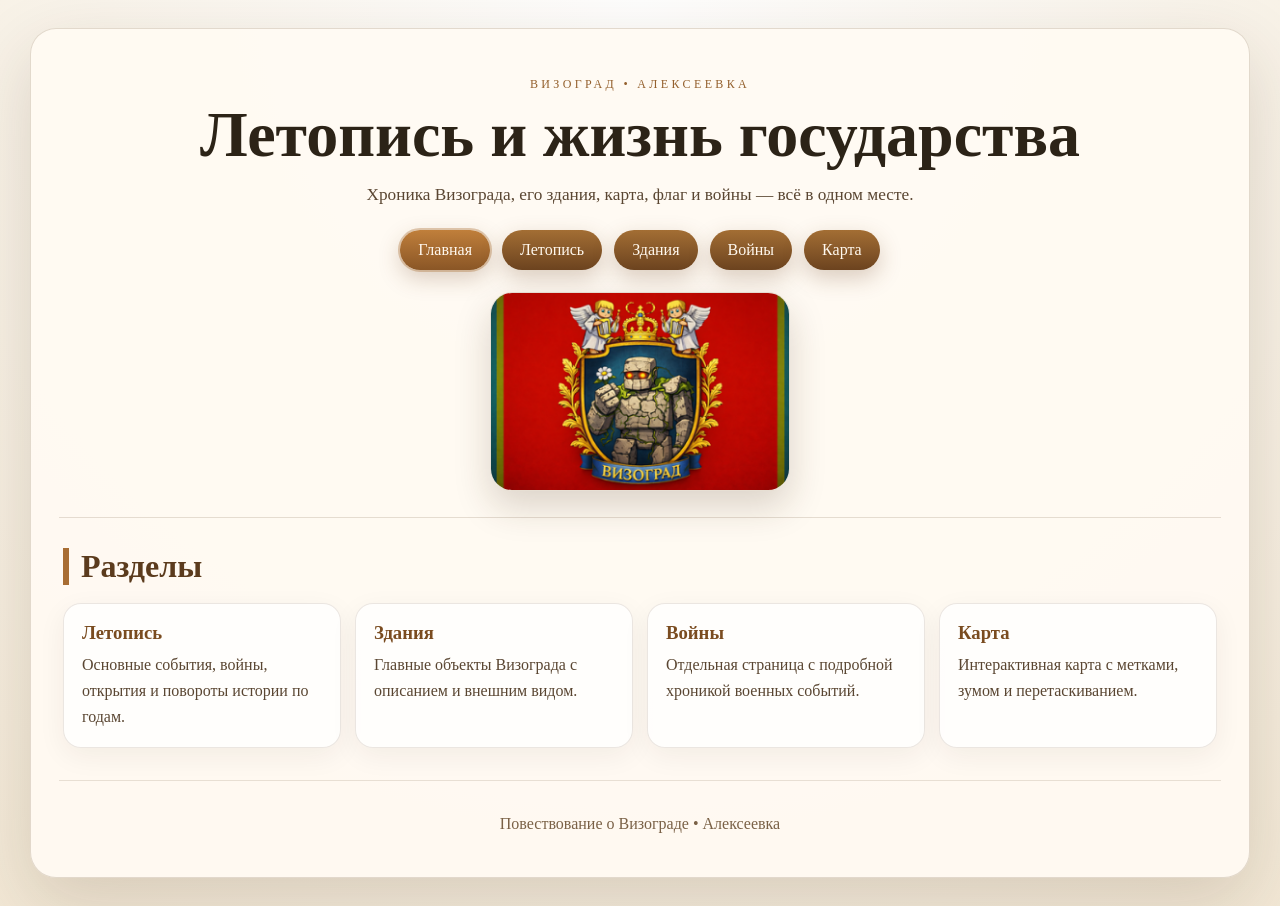
<file: index.html>
<!doctype html>
<html lang="ru">
<head>
  <meta charset="utf-8">
  <meta name="viewport" content="width=device-width, initial-scale=1">
  <title>Визоград — главная</title>
  <link rel="stylesheet" href="styles.css">
</head>
<body>
  <div class="page">
    <header class="hero">
      <div class="eyebrow">Визоград • Алексеевка</div>
      <h1>Летопись и жизнь государства</h1>
      <p class="lead">Хроника Визограда, его здания, карта, флаг и войны — всё в одном месте.</p>

      <nav class="nav">
        <a href="index.html">Главная</a>
        <a href="chronicle.html">Летопись</a>
        <a href="buildings.html">Здания</a>
        <a href="wars.html">Войны</a>
        <a href="map.html">Карта</a>
      </nav>

      <div class="hero-flag"><img src="images/flag.png" alt="Флаг Визограда" style="width: 300px; height: auto;"></div>
    </header>

    <section class="section">
      <h2>Разделы</h2>
      <div class="intro-grid">
        <div class="tile"><h3>Летопись</h3><p>Основные события, войны, открытия и повороты истории по годам.</p></div>
        <div class="tile"><h3>Здания</h3><p>Главные объекты Визограда с описанием и внешним видом.</p></div>
        <div class="tile"><h3>Войны</h3><p>Отдельная страница с подробной хроникой военных событий.</p></div>
        <div class="tile"><h3>Карта</h3><p>Интерактивная карта с метками, зумом и перетаскиванием.</p></div>
      </div>
    </section>
    <footer class="footer"><p>Повествование о Визограде • Алексеевка</p></footer>
  </div>
  <script src="script.js"></script>
</body>
</html>
</file>
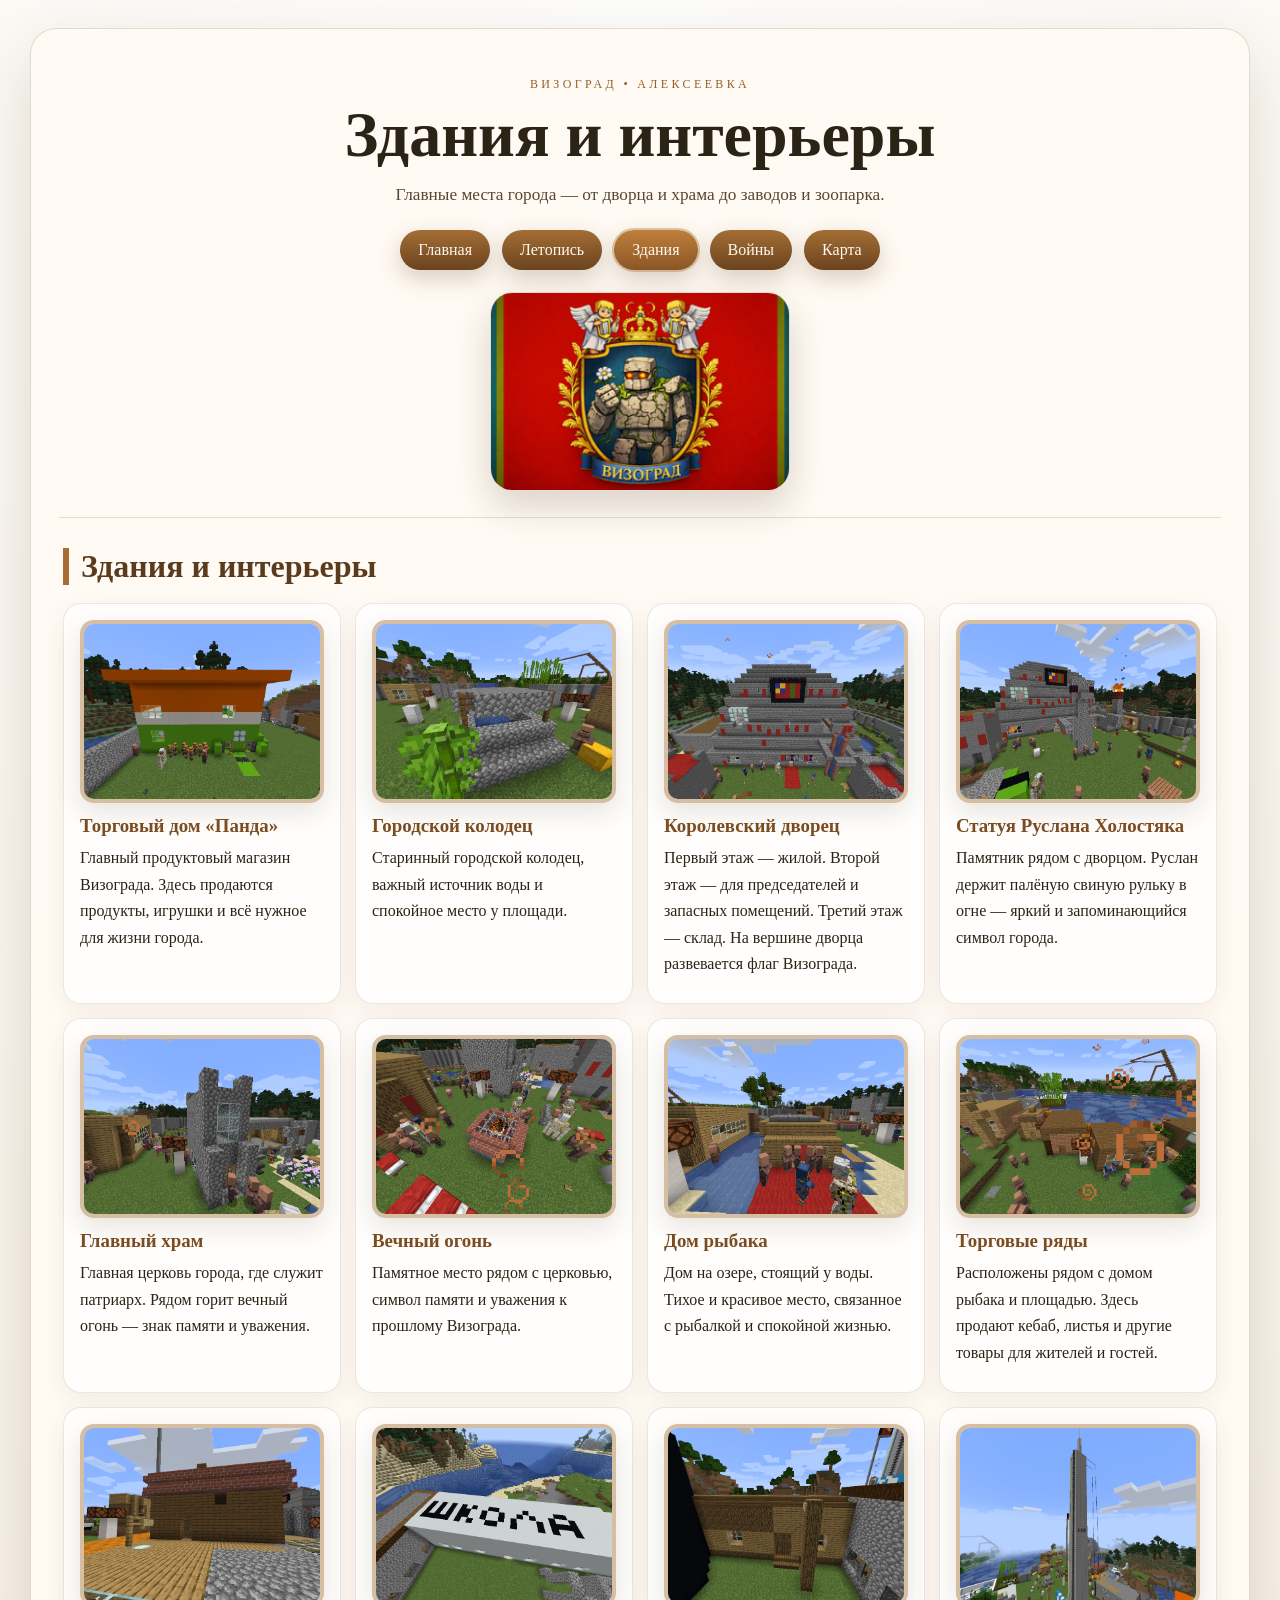
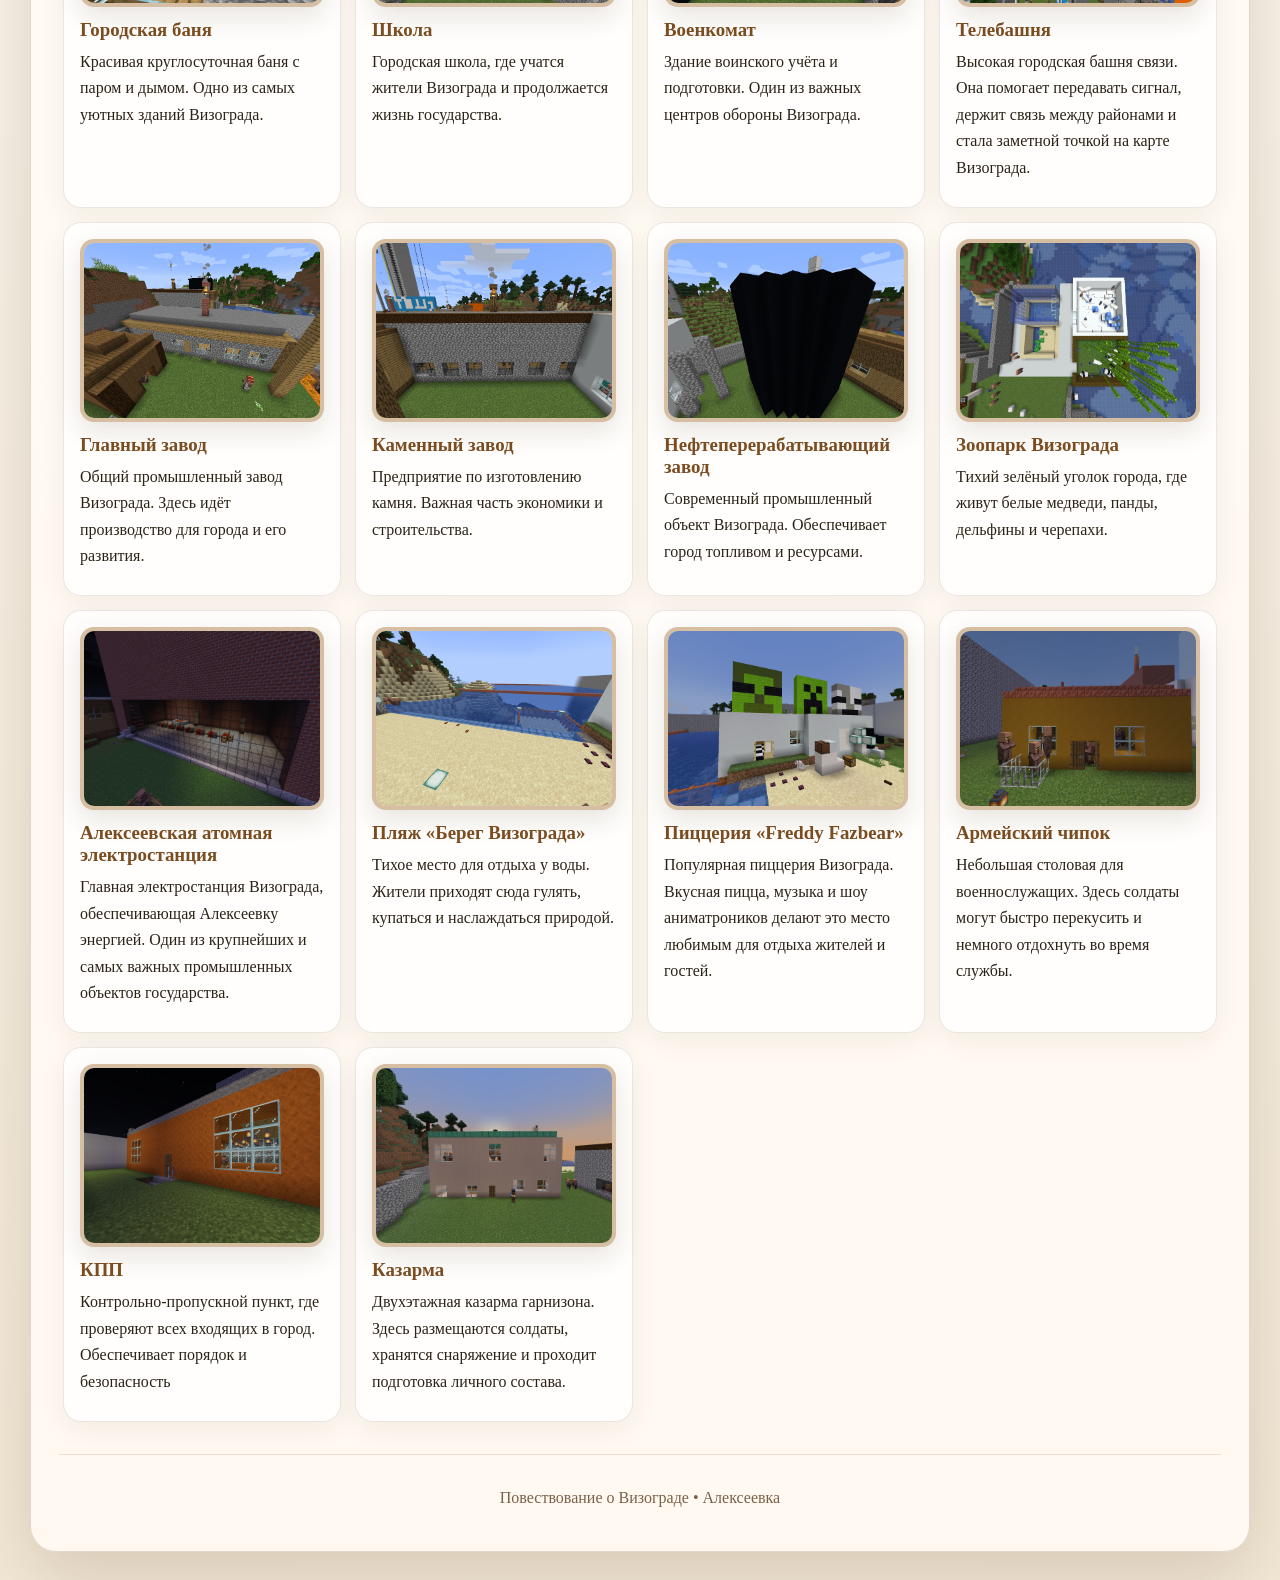
<file: buildings.html>
<DOCUMENT filename="buildings.html">
<!doctype html>
<html lang="ru">
<head>
  <meta charset="utf-8">
  <meta name="viewport" content="width=device-width, initial-scale=1">
  <title>Визоград — здания</title>
  <link rel="stylesheet" href="styles.css">
</head>
<body>
  <div class="page">
    <header class="hero">
      <div class="eyebrow">Визоград • Алексеевка</div>
      <h1>Здания и интерьеры</h1>
      <p class="lead">Главные места города — от дворца и храма до заводов и зоопарка.</p>

      <nav class="nav">
        <a href="index.html">Главная</a>
        <a href="chronicle.html">Летопись</a>
        <a href="buildings.html">Здания</a>
        <a href="wars.html">Войны</a>
        <a href="map.html">Карта</a>
      </nav>

      <div class="hero-flag"><img src="images/flag.png" alt="Флаг Визограда" style="width: 300px; height: auto;"></div>
    </header>

    <section id="buildings" class="section">
      <h2>Здания и интерьеры</h2>
      <div class="grid">
        <article class="card"><img src="images/panda.png" alt="Магазин Панда"><h3>Торговый дом «Панда»</h3><p>Главный продуктовый магазин Визограда. Здесь продаются продукты, игрушки и всё нужное для жизни города.</p></article>
        <article class="card"><img src="images/kolodec.png" alt="Колодец"><h3>Городской колодец</h3><p>Старинный городской колодец, важный источник воды и спокойное место у площади.</p></article>
        <article class="card"><img src="images/zamok_pravitele.png" alt="Замок правителей"><h3>Королевский дворец</h3><p>Первый этаж — жилой. Второй этаж — для председателей и запасных помещений. Третий этаж — склад. На вершине дворца развевается флаг Визограда.</p></article>
        <article class="card"><img src="images/statya.png" alt="Статуя Руслана Холостяка"><h3>Статуя Руслана Холостяка</h3><p>Памятник рядом с дворцом. Руслан держит палёную свиную рульку в огне — яркий и запоминающийся символ города.</p></article>
        <article class="card"><img src="images/cerkov.png" alt="Церковь"><h3>Главный храм</h3><p>Главная церковь города, где служит патриарх. Рядом горит вечный огонь — знак памяти и уважения.</p></article>
        <article class="card"><img src="images/vechni_ogon.png" alt="Вечный огонь"><h3>Вечный огонь</h3><p>Памятное место рядом с церковью, символ памяти и уважения к прошлому Визограда.</p></article>
        <article class="card"><img src="images/dom_ribaka.png" alt="Дом рыбака"><h3>Дом рыбака</h3><p>Дом на озере, стоящий у воды. Тихое и красивое место, связанное с рыбалкой и спокойной жизнью.</p></article>
        <article class="card"><img src="images/torgovi_ryadi.png" alt="Торговые ряды"><h3>Торговые ряды</h3><p>Расположены рядом с домом рыбака и площадью. Здесь продают кебаб, листья и другие товары для жителей и гостей.</p></article>
        <article class="card"><img src="images/banya.png" alt="Банька"><h3>Городская баня</h3><p>Красивая круглосуточная баня с паром и дымом. Одно из самых уютных зданий Визограда.</p></article>
        <article class="card"><img src="images/shkola.png" alt="Школа"><h3>Школа</h3><p>Городская школа, где учатся жители Визограда и продолжается жизнь государства.</p></article>
        <article class="card"><img src="images/voenkomat.png" alt="Военкомат"><h3>Военкомат</h3><p>Здание воинского учёта и подготовки. Один из важных центров обороны Визограда.</p></article>
        <article class="card"><img src="images/telebachnya.png" alt="Телебашня"><h3>Телебашня</h3><p>Высокая городская башня связи. Она помогает передавать сигнал, держит связь между районами и стала заметной точкой на карте Визограда.</p></article>
        <article class="card"><img src="images/zavod.png" alt="Завод"><h3>Главный завод</h3><p>Общий промышленный завод Визограда. Здесь идёт производство для города и его развития.</p></article>
        <article class="card"><img src="images/kameny_zavod.png" alt="Каменный завод"><h3>Каменный завод</h3><p>Предприятие по изготовлению камня. Важная часть экономики и строительства.</p></article>
        <article class="card"><img src="images/neftezavod.png" alt="Нефтеперерабатывающий завод"><h3>Нефтеперерабатывающий завод</h3><p>Современный промышленный объект Визограда. Обеспечивает город топливом и ресурсами.</p></article>
        <article class="card"><img src="images/zoopark.png" alt="Зоопарк"><h3>Зоопарк Визограда</h3><p>Тихий зелёный уголок города, где живут белые медведи, панды, дельфины и черепахи.</p></article>
        <article class="card"><img src="images/aes.png" alt="Зоопарк"><h3>Алексеевская атомная электростанция</h3><p>Главная электростанция Визограда, обеспечивающая Алексеевку энергией. Один из крупнейших и самых важных промышленных объектов государства.</p></article>
        <article class="card"><img src="images/plaz.png" alt="Зоопарк"><h3>Пляж «Берег Визограда»</h3><p>Тихое место для отдыха у воды. Жители приходят сюда гулять, купаться и наслаждаться природой.</p></article>
        <article class="card"><img src="images/pizza.png" alt="Зоопарк"><h3>Пиццерия «Freddy Fazbear»</h3><p>Популярная пиццерия Визограда. Вкусная пицца, музыка и шоу аниматроников делают это место любимым для отдыха жителей и гостей.</p></article>
        <article class="card"><img src="images/chipok.png" alt="Зоопарк"><h3>Армейский чипок</h3><p>Небольшая столовая для военнослужащих. Здесь солдаты могут быстро перекусить и немного отдохнуть во время службы.</p></article>
        <article class="card"><img src="images/kpp.png" alt="Школа"><h3>КПП</h3><p>Контрольно-пропускной пункт, где проверяют всех входящих в город. Обеспечивает порядок и безопасность</p></article>
        <article class="card"><img src="images/kazar.png" alt="Школа"><h3>Казарма</h3><p>Двухэтажная казарма гарнизона. Здесь размещаются солдаты, хранятся снаряжение и проходит подготовка личного состава.</p></article>
      </div>
    </section>
    <footer class="footer"><p>Повествование о Визограде • Алексеевка</p></footer>
  </div>
  <script src="script.js"></script>
</body>
</html>
</DOCUMENT>
</file>
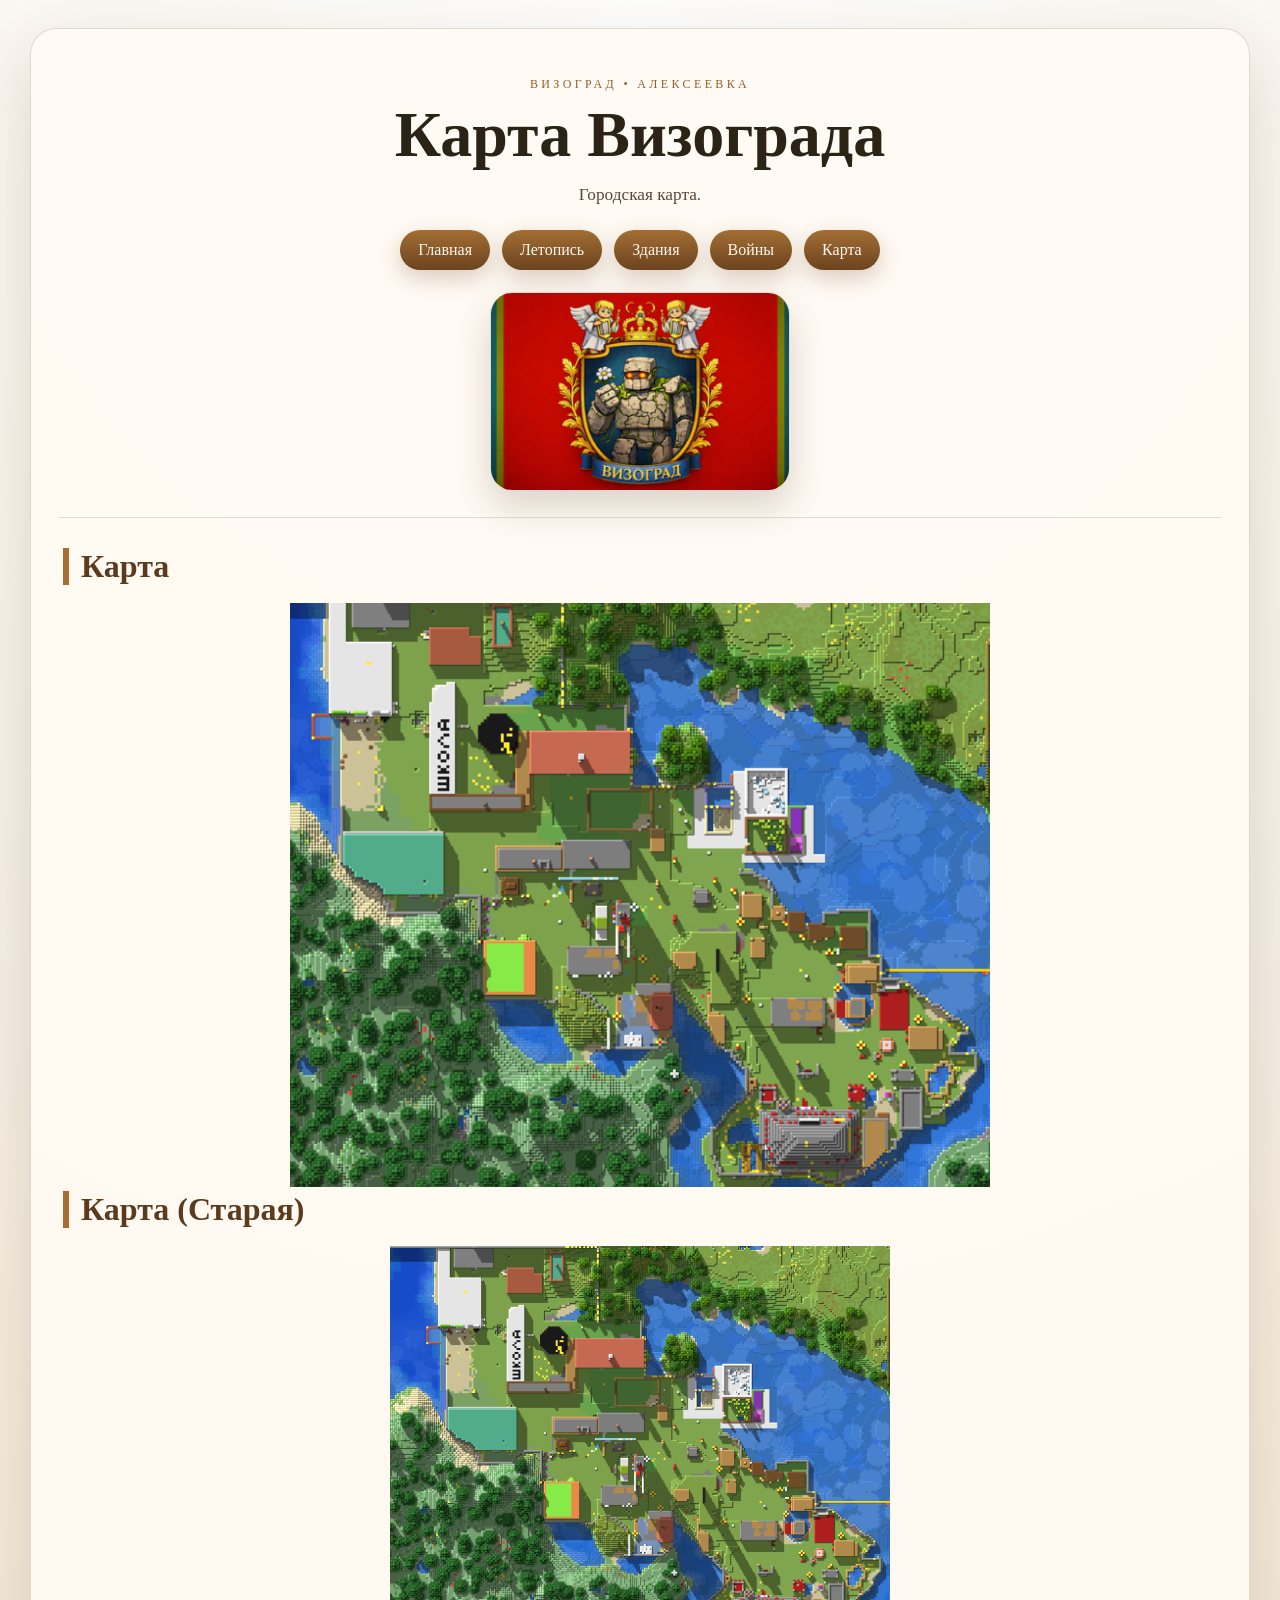
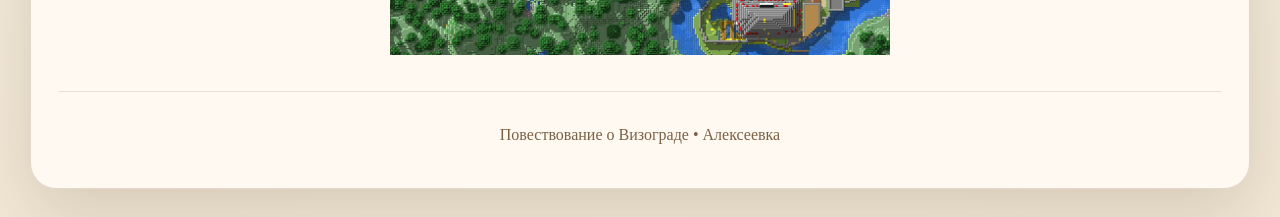
<file: map.html>
<!doctype html>
<html lang="ru">
<head>
<meta charset="utf-8">
<meta name="viewport" content="width=device-width, initial-scale=1">
<title>Карта Визограда</title>
<link rel="stylesheet" href="styles.css">

<style>
.map-container{
  max-width:1200px;
  margin:auto;
  text-align:center;
}

.map-image{
  width:100%;
  height:auto;
  border-radius:20px;
  box-shadow:0 10px 40px rgba(0,0,0,0.25);
}
</style>

</head>
<body>

<div class="page">

<header class="hero">
<div class="eyebrow">Визоград • Алексеевка</div>
<h1>Карта Визограда</h1>
<p class="lead">Городская карта.</p>

<nav class="nav">
<a href="index.html">Главная</a>
<a href="chronicle.html">Летопись</a>
<a href="buildings.html">Здания</a>
<a href="wars.html">Войны</a>
<a href="map.html">Карта</a>
</nav>

<div class="hero-flag">
<img src="images/flag.png" alt="Флаг Визограда" style="width: 300px; height: auto;">
</div>

</header>

<section class="section">

<h2>Карта</h2>

<div class="map-container">
<img src="images/vizograd.png" alt="Карта визограда" style="width: 700px; height: auto;">
</div>

<h2>Карта (Старая)</h2>

<div class="map-container">
<img src="images/vizograd_old.png" alt="Карта визограда старая" style="width: 500px; height: auto;">
</div>

</section>

<footer class="footer">
<p>Повествование о Визограде • Алексеевка</p>
</footer>

</div>

</body>
</html>
</file>
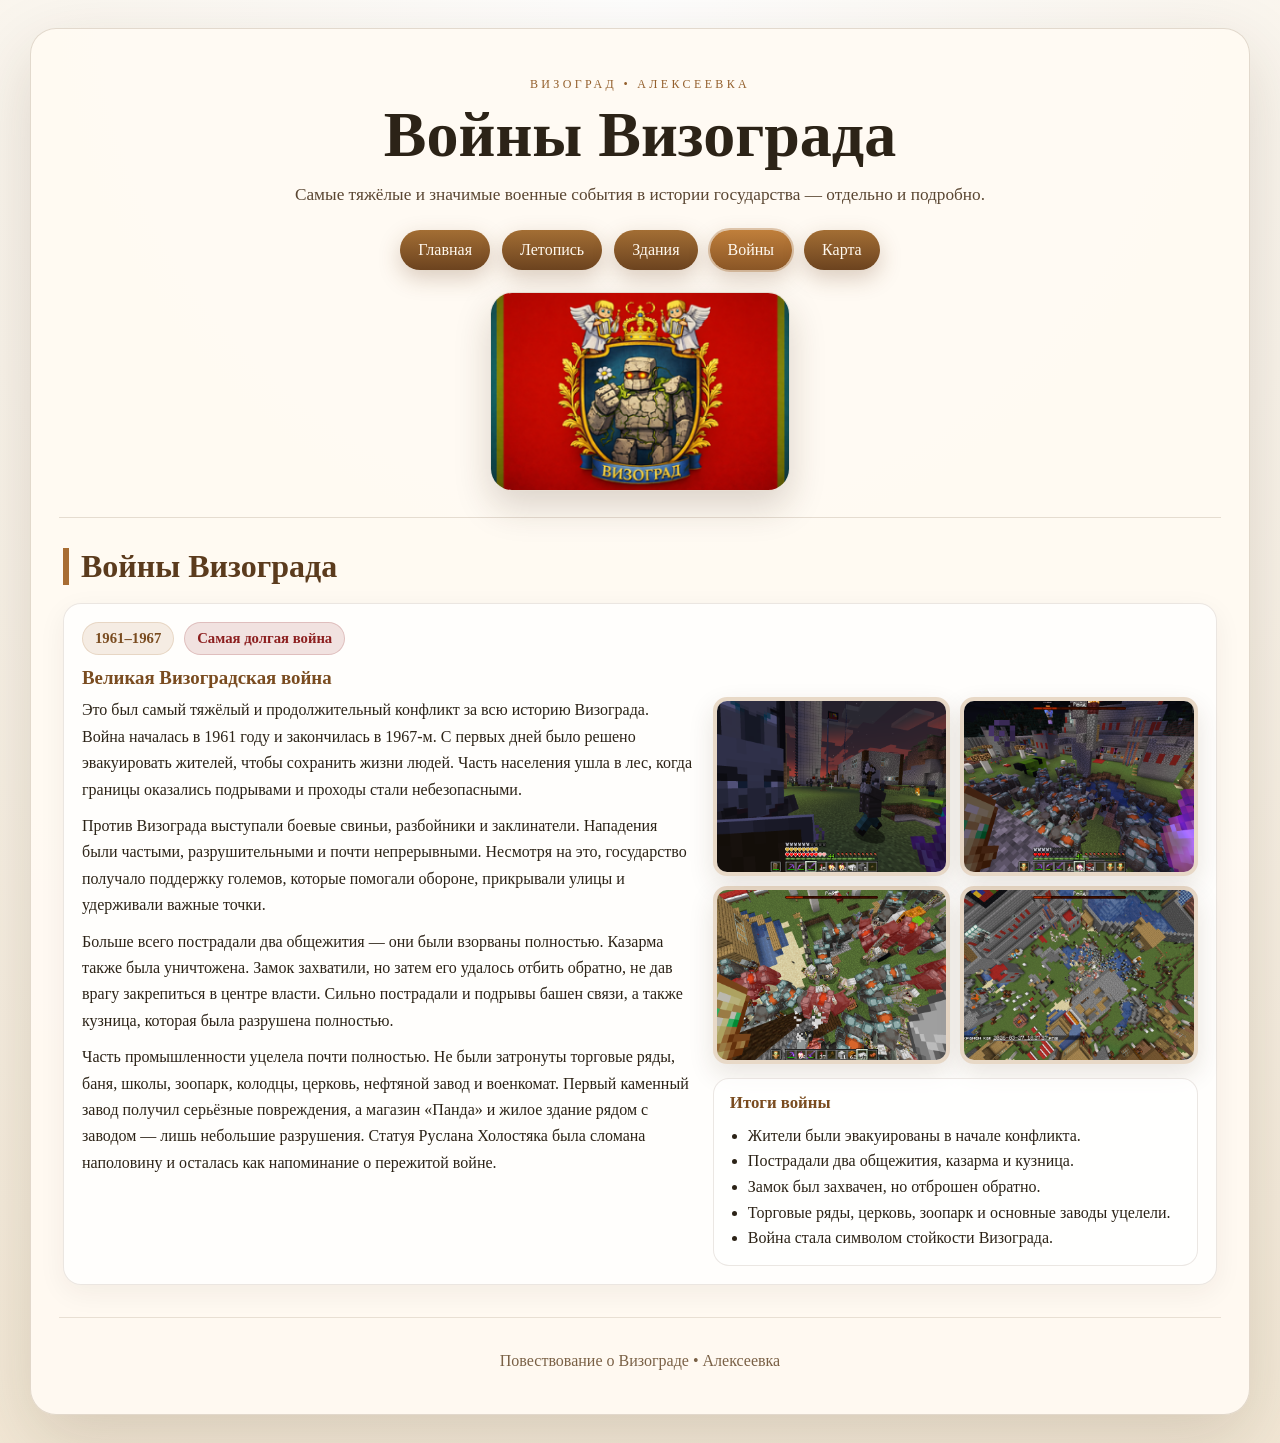
<file: wars.html>
<!doctype html>
<html lang="ru">
<head>
  <meta charset="utf-8">
  <meta name="viewport" content="width=device-width, initial-scale=1">
  <title>Визоград — войны</title>
  <link rel="stylesheet" href="styles.css">
</head>
<body>
  <div class="page">
    <header class="hero">
      <div class="eyebrow">Визоград • Алексеевка</div>
      <h1>Войны Визограда</h1>
      <p class="lead">Самые тяжёлые и значимые военные события в истории государства — отдельно и подробно.</p>

      <nav class="nav">
        <a href="index.html">Главная</a>
        <a href="chronicle.html">Летопись</a>
        <a href="buildings.html">Здания</a>
        <a href="wars.html">Войны</a>
        <a href="map.html">Карта</a>
      </nav>

      <div class="hero-flag"><img src="images/flag.png" alt="Флаг Визограда" style="width: 300px; height: auto;"></div>
    </header>

    <section id="wars" class="section wars-section">
      <h2>Войны Визограда</h2>
      <article class="war-card">
        <div class="war-meta"><span class="war-badge">1961–1967</span><span class="war-badge war-badge--danger">Самая долгая война</span></div>
        <h3>Великая Визоградская война</h3>
        <div class="war-layout">
          <div class="war-text">
            <p>Это был самый тяжёлый и продолжительный конфликт за всю историю Визограда. Война началась в 1961 году и закончилась в 1967-м. С первых дней было решено эвакуировать жителей, чтобы сохранить жизни людей. Часть населения ушла в лес, когда границы оказались подрывами и проходы стали небезопасными.</p>
            <p>Против Визограда выступали боевые свиньи, разбойники и заклинатели. Нападения были частыми, разрушительными и почти непрерывными. Несмотря на это, государство получало поддержку големов, которые помогали обороне, прикрывали улицы и удерживали важные точки.</p>
            <p>Больше всего пострадали два общежития — они были взорваны полностью. Казарма также была уничтожена. Замок захватили, но затем его удалось отбить обратно, не дав врагу закрепиться в центре власти. Сильно пострадали и подрывы башен связи, а также кузница, которая была разрушена полностью.</p>
            <p>Часть промышленности уцелела почти полностью. Не были затронуты торговые ряды, баня, школы, зоопарк, колодцы, церковь, нефтяной завод и военкомат. Первый каменный завод получил серьёзные повреждения, а магазин «Панда» и жилое здание рядом с заводом — лишь небольшие разрушения. Статуя Руслана Холостяка была сломана наполовину и осталась как напоминание о пережитой войне.</p>
          </div>
          <div class="war-summary">
            <div class="war-photo-grid">
              <img src="images/voina61_1.png" alt="Великая Визоградская война — кадр 1">
              <img src="images/voina61_2.png" alt="Великая Визоградская война — кадр 2">
              <img src="images/voina61_3.png" alt="Великая Визоградская война — кадр 3">
              <img src="images/voina61_4.png" alt="Великая Визоградская война — кадр 4">
            </div>
            <div class="war-facts">
              <h4>Итоги войны</h4>
              <ul>
                <li>Жители были эвакуированы в начале конфликта.</li>
                <li>Пострадали два общежития, казарма и кузница.</li>
                <li>Замок был захвачен, но отброшен обратно.</li>
                <li>Торговые ряды, церковь, зоопарк и основные заводы уцелели.</li>
                <li>Война стала символом стойкости Визограда.</li>
              </ul>
            </div>
          </div>
        </div>
      </article>
    </section>
    <footer class="footer"><p>Повествование о Визограде • Алексеевка</p></footer>
  </div>
  <script src="script.js"></script>
</body>
</html>
</file>
<file: styles.css>
:root {
  --bg1: #f5ead9;
  --bg2: #e7d5b9;
  --panel: rgba(255, 250, 243, 0.94);
  --border: rgba(94, 66, 36, 0.18);
  --text: #2c2317;
  --muted: #5a4632;
  --accent: #a86d33;
  --accent2: #6c431f;
  --danger: #8c1f1f;
  --shadow: 0 24px 70px rgba(63, 40, 15, 0.16);
}

* { box-sizing: border-box; }
html { scroll-behavior: smooth; }
body {
  margin: 0;
  font-family: Georgia, "Times New Roman", serif;
  color: var(--text);
  background:
    radial-gradient(circle at top, rgba(255,255,255,0.95), rgba(243,233,215,0.95)),
    linear-gradient(180deg, var(--bg1) 0%, var(--bg2) 100%);
}

.page {
  max-width: 1220px;
  margin: 28px auto;
  padding: 28px;
  background: var(--panel);
  border: 1px solid var(--border);
  border-radius: 26px;
  box-shadow: var(--shadow);
}

.hero {
  text-align: center;
  padding: 20px 18px 26px;
  border-bottom: 1px solid rgba(94, 66, 36, 0.16);
}

.eyebrow {
  text-transform: uppercase;
  letter-spacing: 0.28em;
  color: #94602d;
  font-size: 12px;
  margin-bottom: 10px;
}

h1 {
  margin: 0;
  font-size: clamp(2.3rem, 5vw, 4.8rem);
  line-height: 1.02;
}

.lead {
  max-width: 820px;
  margin: 14px auto 0;
  font-size: 1.08rem;
  line-height: 1.65;
  color: var(--muted);
}

.nav {
  display: flex;
  justify-content: center;
  gap: 12px;
  flex-wrap: wrap;
  margin-top: 20px;
}

.nav a {
  text-decoration: none;
  color: #fff8ee;
  background: linear-gradient(180deg, #a36e34, #6c431f);
  padding: 11px 18px;
  border-radius: 999px;
  box-shadow: 0 8px 22px rgba(108, 67, 31, 0.25);
}

.nav a.active {
  background: linear-gradient(180deg, #c07f3b, #8a5626);
  outline: 2px solid rgba(168,109,51,.35);
}

.hero-flag {
  margin-top: 22px;
  display: flex;
  justify-content: center;
}

.hero-flag img {
  width: min(100%, 920px);
  border-radius: 22px;
  box-shadow: 0 16px 36px rgba(63, 40, 15, 0.18);
  border: 1px solid rgba(94, 66, 36, 0.15);
}

.section {
  padding: 30px 4px 8px;
}

.section h2 {
  margin: 0 0 18px;
  color: #5b3b1d;
  font-size: 2rem;
  border-left: 6px solid var(--accent);
  padding-left: 12px;
}

.entry, .card, .war-card {
  background: rgba(255,255,255,0.75);
  border: 1px solid rgba(92, 61, 32, 0.12);
  border-radius: 18px;
  padding: 16px;
  box-shadow: 0 8px 28px rgba(57, 35, 12, 0.06);
}

.entry + .entry { margin-top: 14px; }

.entry.with-media {
  display: grid;
  grid-template-columns: 1.3fr 1fr;
  gap: 16px;
  align-items: center;
}

.entry h3, .card h3, .war-card h3 {
  margin: 0 0 8px;
  color: #7a4c20;
  font-size: 1.18rem;
}

.entry p, .card p, .war-card p {
  margin: 0 0 10px;
  line-height: 1.65;
  font-size: 1rem;
}

.media {
  display: grid;
  gap: 12px;
}

.media-pair {
  grid-template-columns: repeat(2, minmax(0, 1fr));
}

.media img, .card img {
  width: 100%;
  display: block;
  border-radius: 14px;
  border: 4px solid rgba(173, 118, 61, 0.32);
  background: #e7dfd2;
  box-shadow: 0 10px 26px rgba(63, 40, 15, 0.12);
  object-fit: cover;
}

.card img {
  aspect-ratio: 4 / 3;
  margin-bottom: 12px;
}

.grid {
  display: grid;
  grid-template-columns: repeat(auto-fit, minmax(250px, 1fr));
  gap: 14px;
}

.map-section .map-toolbar {
  display: flex;
  gap: 10px;
  margin-bottom: 14px;
  flex-wrap: wrap;
}

.map-section .map-toolbar button {
  border: 1px solid rgba(255,255,255,.12);
  background: rgba(255,255,255,.06);
  color: #3a2a18;
  padding: 10px 14px;
  border-radius: 12px;
  cursor: pointer;
  transition: .2s ease;
}

.map-section .map-toolbar button:hover { background: rgba(255,255,255,.18); }

.map-shell {
  width: 100%;
  height: 700px;
  overflow: hidden;
  border-radius: 18px;
  border: 1px solid rgba(255,255,255,.10);
  background: #0e141b;
  position: relative;
  overscroll-behavior: contain;
  cursor: grab;
}

.map-shell.is-dragging { cursor: grabbing; }

.map-stage {
  position: absolute;
  inset: 0;
  transform-origin: 0 0;
  will-change: transform;
}

.map-image {
  display:block;
  width:100%;
  height:auto;
  user-select:none;
  pointer-events:none;
}

.map-marker {
  position:absolute;
  transform: translate(-50%, -100%);
  width: 18px;
  height: 18px;
  border: none;
  border-radius: 50%;
  background: #ffcc4d;
  box-shadow: 0 0 0 4px rgba(255,204,77,.18), 0 8px 18px rgba(0,0,0,.35);
  cursor: pointer;
  padding: 0;
  z-index: 5;
}

.map-marker::after {
  content:"";
  position:absolute;
  left:50%;
  top: 100%;
  width: 2px;
  height: 18px;
  background: #ffcc4d;
  transform: translateX(-50%);
}

.map-marker span {
  position:absolute;
  left:50%;
  bottom: 30px;
  transform: translateX(-50%);
  min-width: 180px;
  max-width: 260px;
  padding: 10px 12px;
  border-radius: 12px;
  background: rgba(10,14,20,.95);
  color: #fff;
  border: 1px solid rgba(255,255,255,.12);
  font-size: 14px;
  line-height: 1.35;
  opacity: 0;
  pointer-events: none;
  transition: .15s ease;
  text-align: left;
  white-space: normal;
}

.map-marker span small {
  display:block;
  color:#aab3bd;
  margin-top: 4px;
}

.map-marker:hover span,
.map-marker:focus-visible span { opacity: 1; }

.map-marker:focus-visible {
  outline: 3px solid rgba(255,204,77,.45);
  outline-offset: 4px;
}

.map-hint {
  margin-top: 12px;
  color: var(--muted);
  font-size: 14px;
}

.wars-section .war-card { padding: 18px; }

.war-meta {
  display:flex;
  gap:10px;
  flex-wrap:wrap;
  margin-bottom: 12px;
}

.war-badge {
  display:inline-flex;
  align-items:center;
  padding: 7px 12px;
  border-radius:999px;
  background: rgba(168,109,51,.12);
  color:#7a4c20;
  border: 1px solid rgba(168,109,51,.18);
  font-size: 0.92rem;
  font-weight: 700;
}

.war-badge--danger {
  background: rgba(140,31,31,.12);
  color: var(--danger);
  border-color: rgba(140,31,31,.18);
}

.war-layout {
  display:grid;
  grid-template-columns: 1.2fr 0.95fr;
  gap: 18px;
  align-items:start;
}

.war-text p:last-child { margin-bottom: 0; }

.war-summary {
  display:grid;
  gap: 14px;
}

.war-photo-grid {
  display:grid;
  grid-template-columns: repeat(2, minmax(0, 1fr));
  gap: 10px;
}

.war-photo-grid img {
  width:100%;
  display:block;
  border-radius: 14px;
  aspect-ratio: 4 / 3;
  object-fit: cover;
  border: 4px solid rgba(173, 118, 61, 0.28);
  box-shadow: 0 10px 26px rgba(63, 40, 15, 0.12);
}

.war-facts {
  background: rgba(255,255,255,0.70);
  border: 1px solid rgba(92, 61, 32, 0.12);
  border-radius: 16px;
  padding: 14px 16px;
}

.war-facts h4 {
  margin: 0 0 10px;
  color:#7a4c20;
  font-size: 1.05rem;
}

.war-facts ul {
  margin: 0;
  padding-left: 18px;
  line-height: 1.6;
}

.footer {
  margin-top: 24px;
  padding-top: 18px;
  text-align: center;
  color: #7a6146;
  border-top: 1px solid rgba(90, 63, 32, 0.14);
}

.intro-grid {
  display:grid;
  grid-template-columns: repeat(auto-fit, minmax(220px, 1fr));
  gap: 14px;
}

.tile {
  background: rgba(255,255,255,0.75);
  border: 1px solid rgba(92, 61, 32, 0.12);
  border-radius: 18px;
  padding: 18px;
  box-shadow: 0 8px 28px rgba(57, 35, 12, 0.06);
}

.tile h3 { margin: 0 0 8px; color:#7a4c20; }
.tile p { margin:0; line-height:1.6; color: var(--muted); }

@media (max-width: 960px) {
  .entry.with-media, .war-layout { grid-template-columns: 1fr; }
  .map-shell { height: 560px; }
}

@media (max-width: 640px) {
  .page { margin: 12px; padding: 16px; border-radius: 18px; }
  .war-photo-grid { grid-template-columns: 1fr; }
}
</file>
